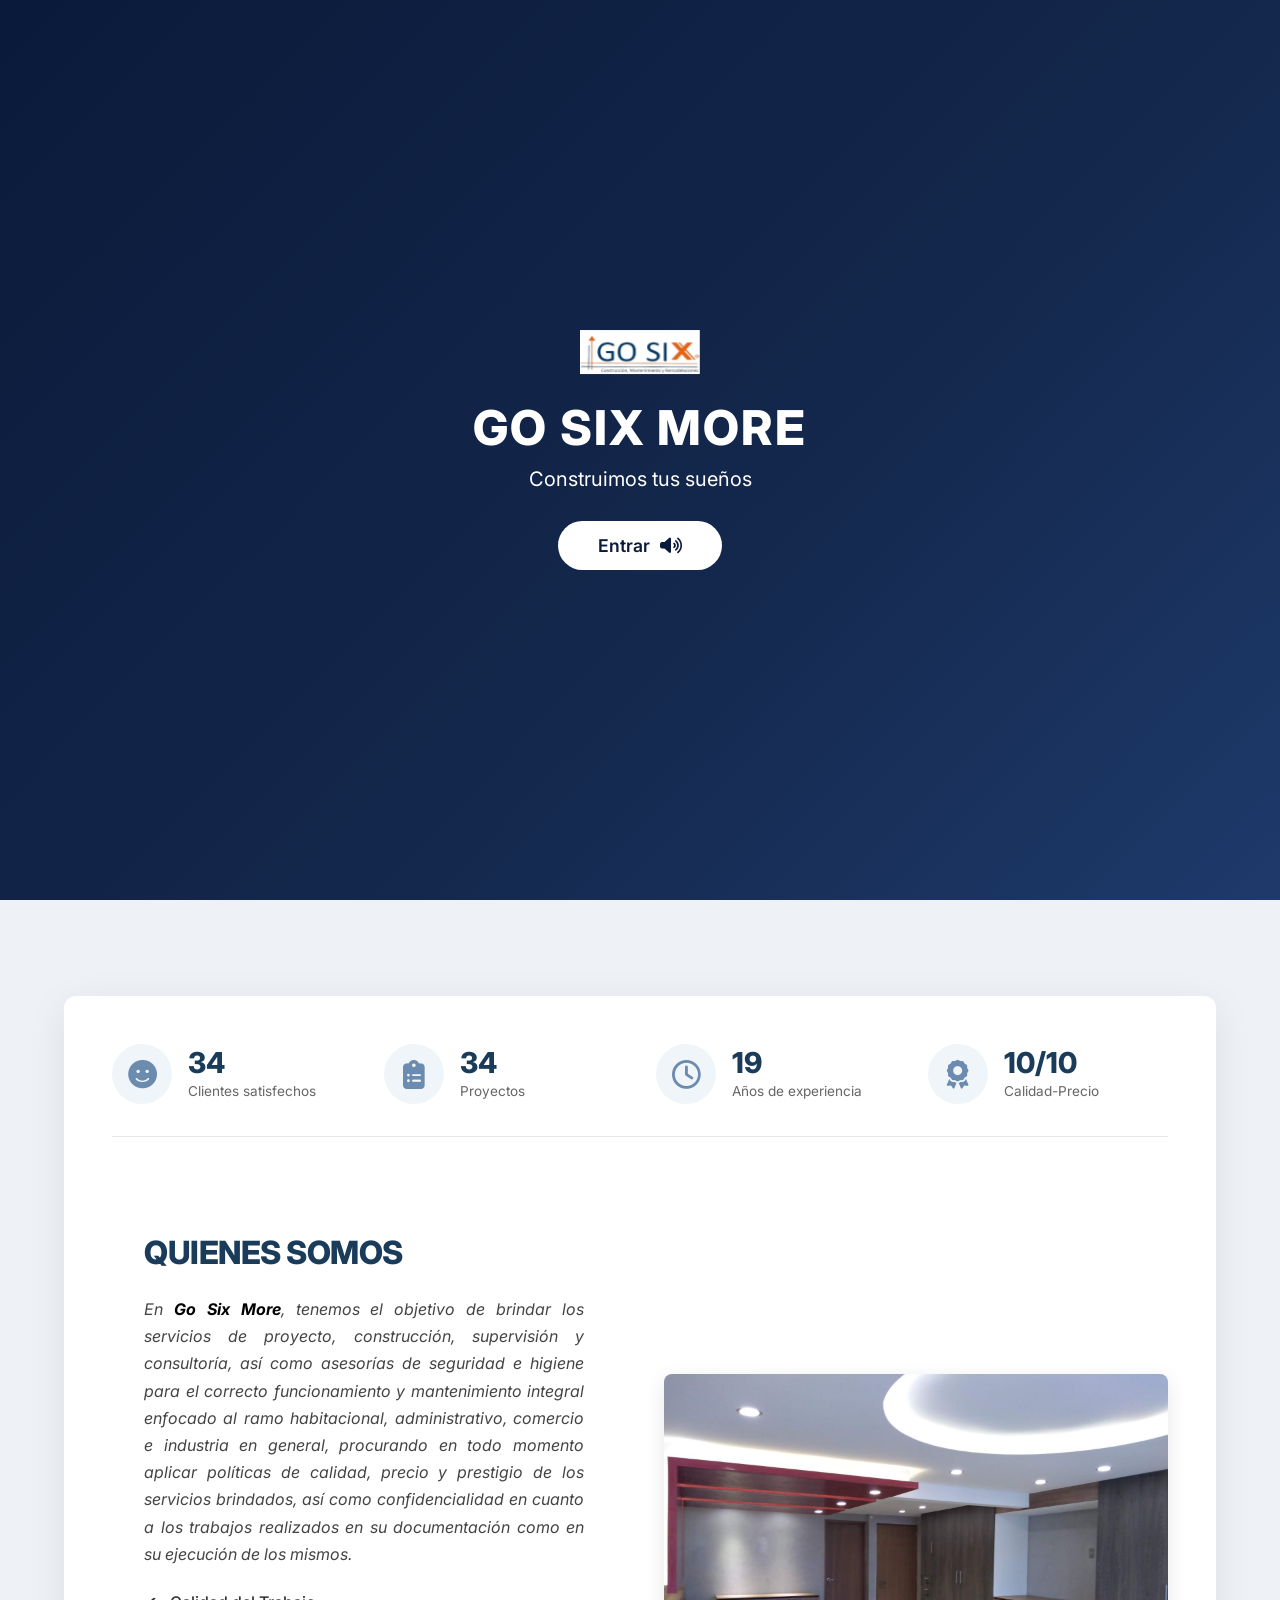
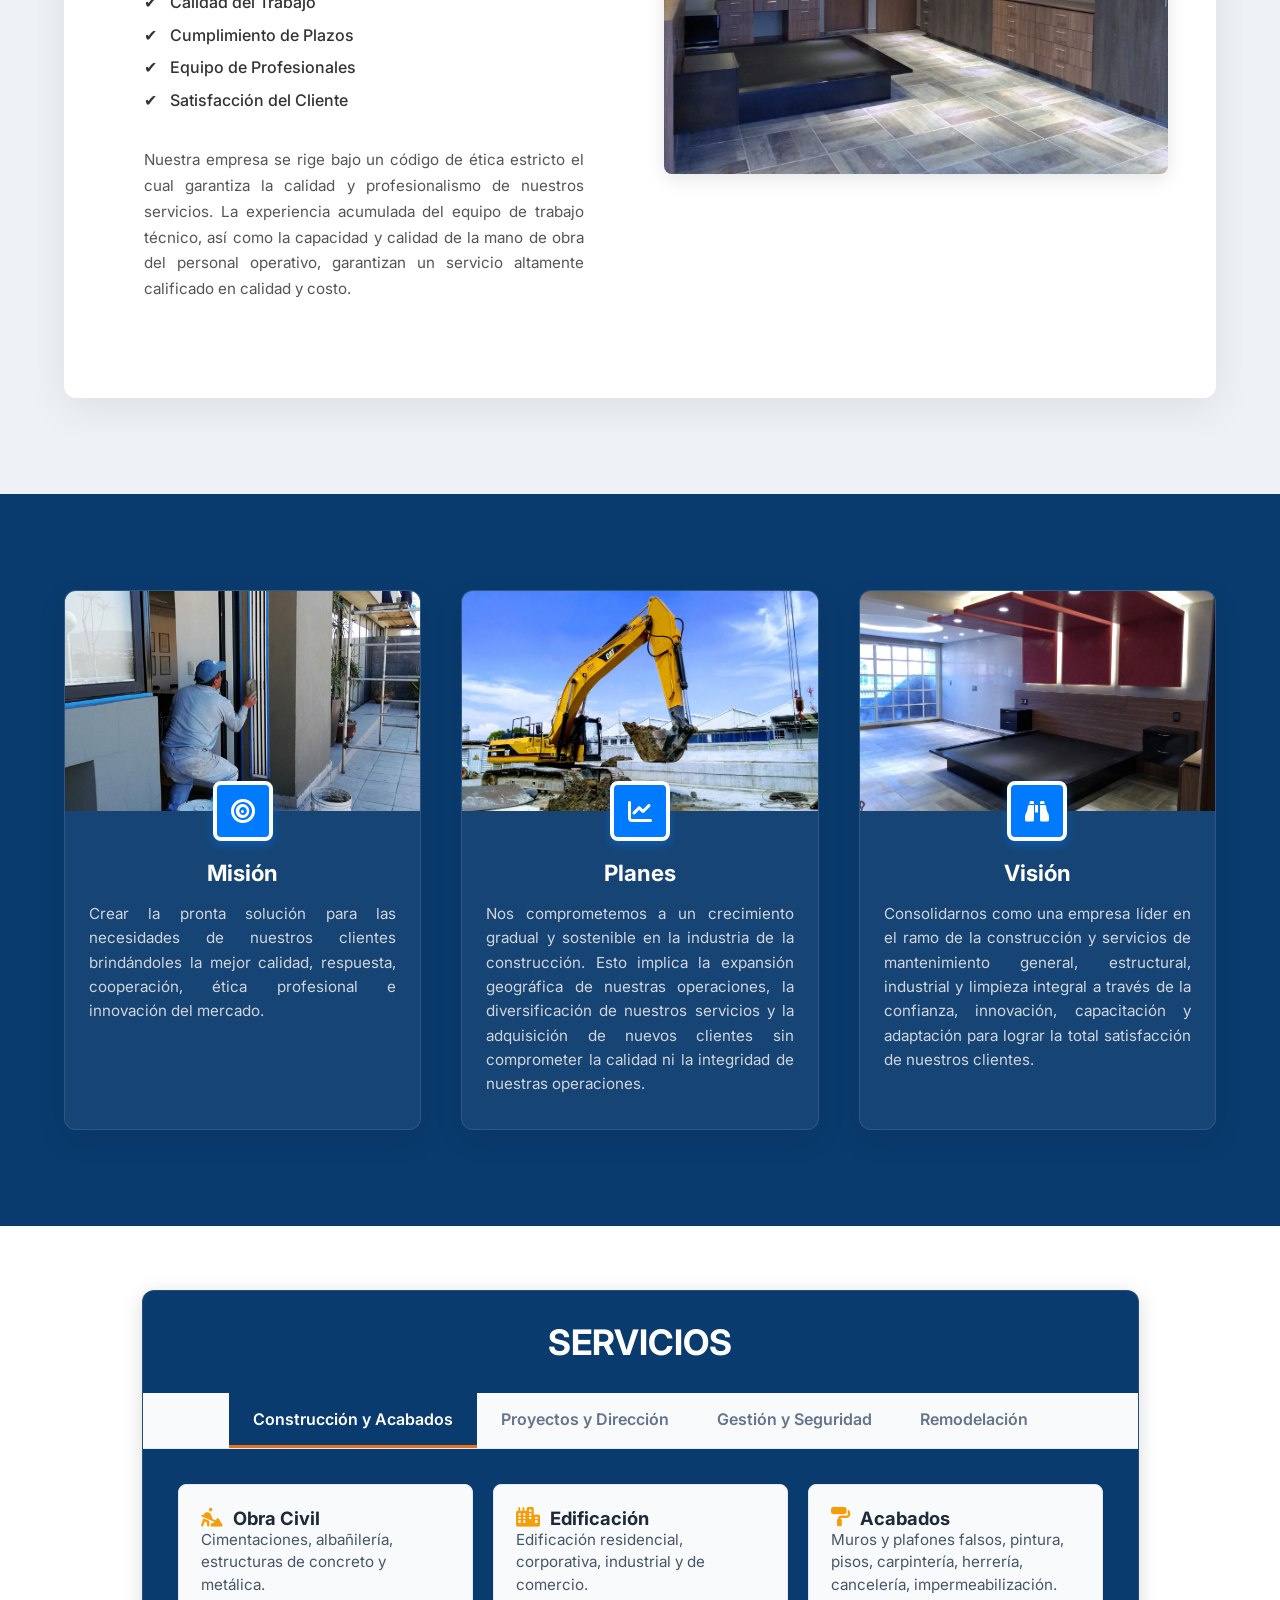
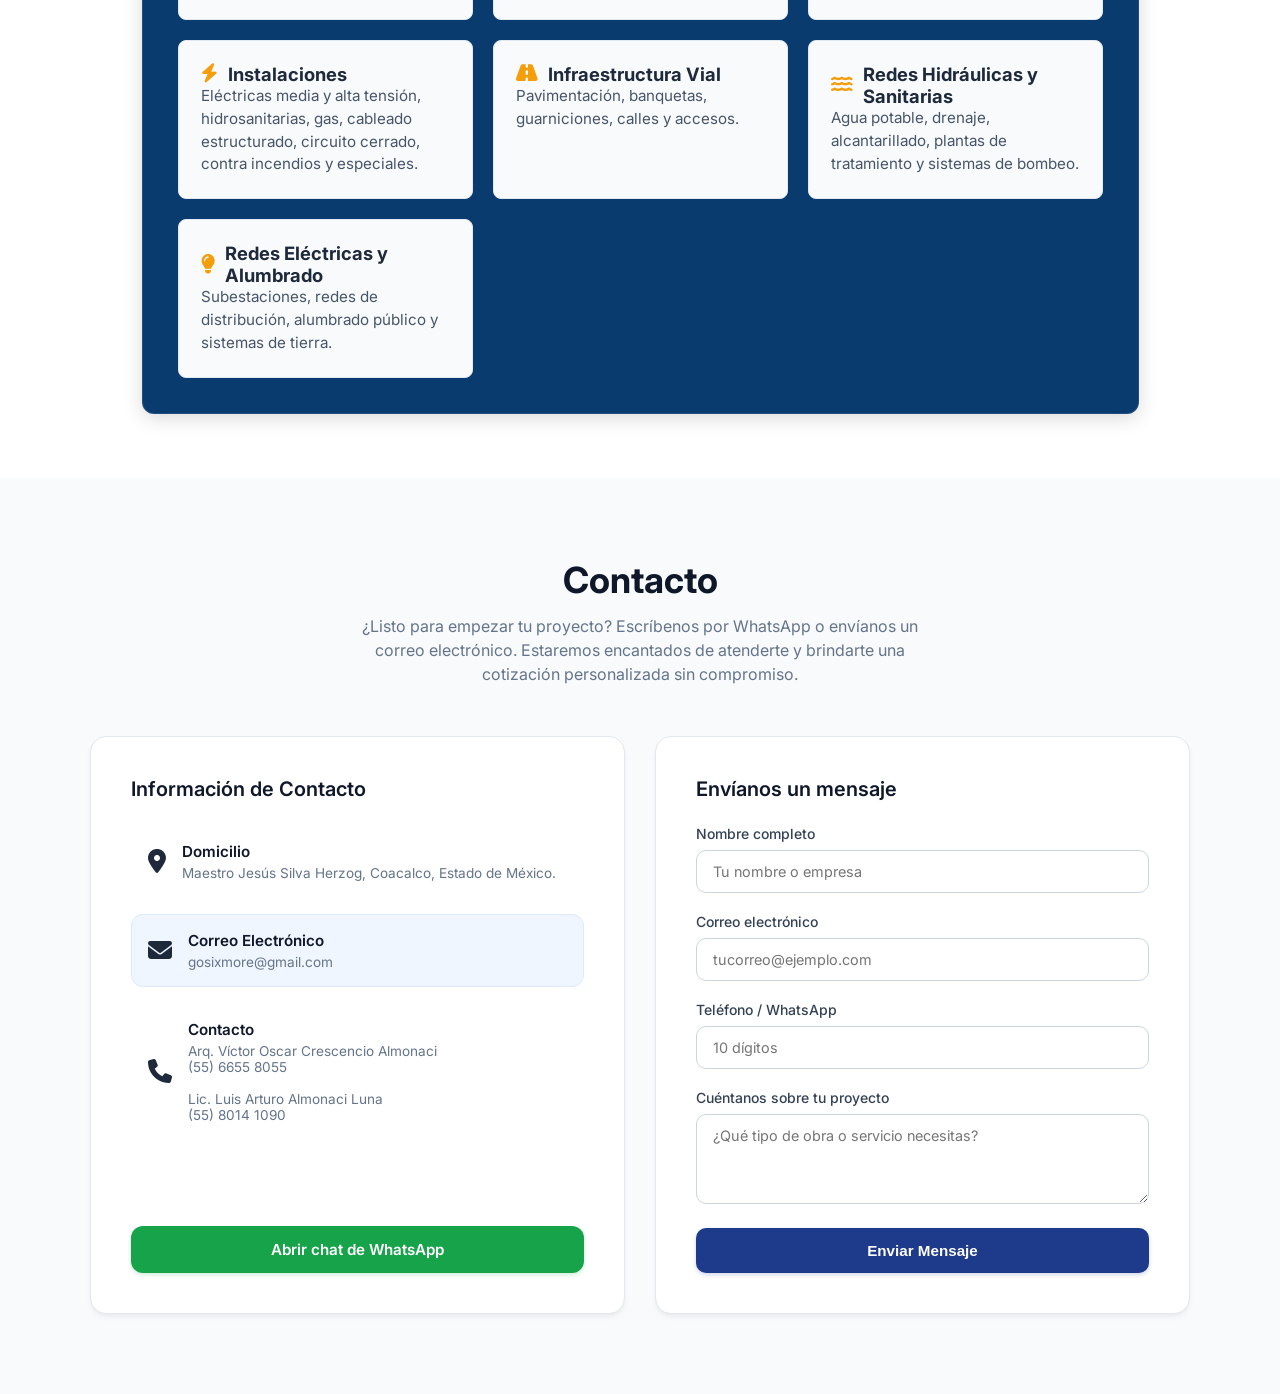
<file: index.html>
<!DOCTYPE html>
<html lang="es">
<head>
<meta charset="UTF-8">
<meta name="viewport" content="width=device-width, initial-scale=1.0">
<title>GO SIX MORE | Constructora</title>
<link href="https://fonts.googleapis.com/css2?family=Inter:wght@400;500;600;700;800&display=swap" rel="stylesheet">
<link rel="stylesheet" href="./css/style.css">
<link rel="stylesheet" href="https://cdnjs.cloudflare.com/ajax/libs/font-awesome/6.5.1/css/all.min.css">
</head>
<body>

<!-- ═══════════════ NUEVO: PANTALLA DE BIENVENIDA ═══════════════ -->
<div id="overlay-bienvenida" role="dialog" aria-label="Bienvenida">
  <div class="overlay-contenido">
    <img src="./img/1.png" alt="GO SIX MORE" class="overlay-logo">
    <h1>GO SIX MORE</h1>
    <p>Construimos tus sueños</p>
    <button id="btn-entrar" aria-label="Entrar al sitio">
      Entrar <i class="fa-solid fa-volume-high"></i>
    </button>
  </div>
</div>

<!-- ═══════════════ NUEVO: AUDIO DE ENTRADA ═══════════════ -->
<audio id="sonido-entrada" src="./audio/bienvenida.mp3" preload="auto"></audio>

<!-- ============================================= -->
<!-- HERO (Portada principal)                      -->
<!-- ============================================= -->
<div class="hero">

  <header class="navbar">
    <div class="nav-left">
      <img src="./img/1.png" alt="GO SIX MORE" class="logo-img">
    </div>
    <nav class="nav-center">
      <a href="#nosotros">Nosotros</a>
      <a href="#acerca">Acerca</a>
      <a href="#servicios">Servicios</a>
      <a href="catalogo.html">Trabajos</a>
      <a href="#contacto">Contacto</a>

      <a href="./documentos/CURRIICULUM GO SIX JR01.pdf" target="_blank" class="nav-cv">
        <i class="fa-solid fa-file-pdf"></i> Ver CV
      </a>
    </nav>
  </header>

  <div class="hero-text">
    <h1>Constructora GO SIX MORE</h1>
    <p>Construimos tus sueños</p>
  </div>

  <div class="hero-image"></div>

  <!-- Código QR de GO SIX MORE -->
  <div class="hero-qr">
    <img src="./img/qr-code.png" alt="Código QR de GO SIX MORE">
    <p>Escanea y Encuentranos</p>
  </div>

</div>


<!-- ============================================= -->
<!-- SECCIONES DE LA PÁGINA                        -->
<!-- ============================================= -->

<!-- Sección Nosotros (FONDO BLANCO) -->
<section id="nosotros" class="section section-nosotros">
  <div class="nosotros-container">

    <!-- Fila superior: Estadísticas -->
    <div class="stats-grid">

      <!-- Icono 1: Clientes Satisfechos -->
      <div class="stat-item">
        <div class="stat-icon">
          <i class="fa-solid fa-face-smile"></i>
        </div>
        <div class="stat-info">
          <span class="stat-number">34</span>
          <span class="stat-label">Clientes satisfechos</span>
        </div>
      </div>

      <!-- Icono 2: Proyectos -->
      <div class="stat-item">
        <div class="stat-icon">
          <i class="fa-solid fa-clipboard-list"></i>
        </div>
        <div class="stat-info">
          <span class="stat-number">34</span>
          <span class="stat-label">Proyectos</span>
        </div>
      </div>

      <!-- Icono 3: Años de experiencia -->
      <div class="stat-item">
        <div class="stat-icon">
          <i class="fa-regular fa-clock"></i>
        </div>
        <div class="stat-info">
          <span class="stat-number">19</span>
          <span class="stat-label">Años de experiencia</span>
        </div>
      </div>

      <!-- Icono 4: Calidad-Precio -->
      <div class="stat-item">
        <div class="stat-icon">
          <i class="fa-solid fa-award"></i>
        </div>
        <div class="stat-info">
          <span class="stat-number">10/10</span>
          <span class="stat-label">Calidad-Precio</span>
        </div>
      </div>

    </div>

    <!-- Fila inferior: Imagen + Texto -->
    <div class="nosotros-content">
      <div class="nosotros-text">
        <h2>QUIENES SOMOS</h2>
        <p class="intro-text">
        En <b style="color:black;">Go Six More</b>, tenemos el objetivo de brindar los servicios de proyecto, construcción, supervisión y consultoría, así como asesorías de seguridad e higiene para el correcto funcionamiento y mantenimiento integral enfocado al ramo habitacional, administrativo, comercio e industria en general, procurando en todo momento aplicar políticas de calidad, precio y prestigio de los servicios brindados, así como confidencialidad en cuanto a los trabajos realizados en su documentación como en su ejecución de los mismos.
        </p>

        <ul class="features-list">
          <li><span class="check">✔</span> Calidad del Trabajo</li>
          <li><span class="check">✔</span> Cumplimiento de Plazos</li>
          <li><span class="check">✔</span> Equipo de Profesionales</li>
          <li><span class="check">✔</span> Satisfacción del Cliente</li>
        </ul>

        <p class="outro-text">
         Nuestra empresa se rige bajo un código de ética estricto el cual garantiza la calidad y profesionalismo de nuestros servicios. La experiencia acumulada del equipo de trabajo técnico, así como la capacidad y calidad de la mano de obra del personal operativo, garantizan un servicio altamente calificado en calidad y costo.
        </p>
       </div>
       <div class="nosotros-image">
        <img src="./img/3.jpeg" alt="Equipo de construcción GO SIX MORE">
      </div>
    </div>

  </div>
</section>

<!-- Sección Acerca / Tarjetas (FONDO AZUL) -->
<section id="acerca" class="section section-tarjetas section-blue">
  <div class="tarjetas-container">

    <!-- Tarjeta 1: Misión -->
    <div class="tarjeta">
      <div class="tarjeta-img">
        <img src="./img/4.jpeg" alt="Misión GO SIX MORE">
      </div>
      <div class="tarjeta-icon">
        <i class="fa-solid fa-bullseye"></i>
      </div>
      <div class="tarjeta-content">
        <h3>Misión</h3>
        <p>Crear la pronta solución para las necesidades de nuestros clientes brindándoles la mejor calidad, respuesta, cooperación, ética profesional e innovación del mercado.</p>
      </div>
    </div>

    <!-- Tarjeta 2: Planes -->
    <div class="tarjeta">
      <div class="tarjeta-img">
        <img src="./img/6.jpeg" alt="Planes GO SIX MORE">
      </div>
      <div class="tarjeta-icon">
        <i class="fa-solid fa-chart-line"></i>
      </div>
      <div class="tarjeta-content">
        <h3>Planes</h3>
        <p>Nos comprometemos a un crecimiento gradual y sostenible en la industria de la construcción. Esto implica la expansión geográfica de nuestras operaciones, la diversificación de nuestros servicios y la adquisición de nuevos clientes sin comprometer la calidad ni la integridad de nuestras operaciones.</p>
      </div>
    </div>

    <!-- Tarjeta 3: Visión -->
    <div class="tarjeta">
      <div class="tarjeta-img">
        <img src="./img/5.jpeg" alt="Visión GO SIX MORE">
      </div>
      <div class="tarjeta-icon">
        <i class="fa-solid fa-binoculars"></i>
      </div>
      <div class="tarjeta-content">
        <h3>Visión</h3>
        <p>Consolidarnos como una empresa líder en el ramo de la construcción y servicios de mantenimiento general, estructural, industrial y limpieza integral a través de la confianza, innovación, capacitación y adaptación para lograr la total satisfacción de nuestros clientes.</p>
      </div>
    </div>

  </div>
</section>

<!-- Sección Servicios (FONDO BLANCO) -->
<section id="servicios" class="section">
  <div class="services-container">
      <div class="services-header">
          <h2>Servicios</h2>
      </div>

      <!-- Menú de Pestañas -->
      <div class="tabs-nav">
          <button class="tab-btn active" data-tab="tab-construccion">Construcción y Acabados</button>
          <button class="tab-btn" data-tab="tab-proyectos">Proyectos y Dirección</button>
          <button class="tab-btn" data-tab="tab-gestion">Gestión y Seguridad</button>
          <button class="tab-btn" data-tab="tab-remodelacion">Remodelación</button>
      </div>

      <!-- Pestaña 1: Construcción y Acabados -->
      <div id="tab-construccion" class="tab-content active">
          <div class="service-grid">
              <div class="service-card">
                  <h3><i class="fa-solid fa-person-digging"></i> Obra Civil</h3>
                  <p>Cimentaciones, albañilería, estructuras de concreto y metálica.</p>
              </div>
              <div class="service-card">
                  <h3><i class="fa-solid fa-city"></i> Edificación</h3>
                  <p>Edificación residencial, corporativa, industrial y de comercio.</p>
              </div>
              <div class="service-card">
                  <h3><i class="fa-solid fa-paint-roller"></i> Acabados</h3>
                  <p>Muros y plafones falsos, pintura, pisos, carpintería, herrería, cancelería, impermeabilización.</p>
              </div>
              <div class="service-card">
                  <h3><i class="fa-solid fa-bolt"></i> Instalaciones</h3>
                  <p>Eléctricas media y alta tensión, hidrosanitarias, gas, cableado estructurado, circuito cerrado, contra incendios y especiales.</p>
              </div>

              <!-- INFRAESTRUCTURA AMPLIADA -->
              <div class="service-card">
                  <h3><i class="fa-solid fa-road"></i> Infraestructura Vial</h3>
                  <p>Pavimentación, banquetas, guarniciones, calles y accesos.</p>
              </div>
              <div class="service-card">
                  <h3><i class="fa-solid fa-water"></i> Redes Hidráulicas y Sanitarias</h3>
                  <p>Agua potable, drenaje, alcantarillado, plantas de tratamiento y sistemas de bombeo.</p>
              </div>
              <div class="service-card">
                  <h3><i class="fa-solid fa-lightbulb"></i> Redes Eléctricas y Alumbrado</h3>
                  <p>Subestaciones, redes de distribución, alumbrado público y sistemas de tierra.</p>
              </div>
          </div>
      </div>

      <!-- Pestaña 2: Proyectos y Dirección -->
      <div id="tab-proyectos" class="tab-content">
          <div class="service-grid">
              <div class="service-card">
                  <h3><i class="fa-solid fa-compass-drafting"></i> Diseño</h3>
                  <p>Diseño arquitectónico y estructural.</p>
              </div>
              <div class="service-card">
                  <h3><i class="fa-solid fa-file-signature"></i> Proyecto Ejecutivo</h3>
                  <p>Proyecto ejecutivo y de ingenierías.</p>
              </div>
              <div class="service-card">
                  <h3><i class="fa-solid fa-list-check"></i> Supervisión y Control</h3>
                  <p>Supervisión, administración y control de obra.</p>
              </div>
          </div>
      </div>

      <!-- Pestaña 3: Gestión y Seguridad -->
      <div id="tab-gestion" class="tab-content">
          <div class="service-grid">

              <!-- CONSULTORÍA AMPLIADA -->
              <div class="service-card">
                  <h3><i class="fa-solid fa-briefcase"></i> Consultoría Técnica</h3>
                  <p>Asesoría especializada en optimización de recursos, análisis de costos y viabilidad de proyectos.</p>
              </div>
              <div class="service-card">
                  <h3><i class="fa-solid fa-file-contract"></i> Gestión de Proyectos</h3>
                  <p>Administración integral, trámites, permisos y coordinación con autoridades competentes.</p>
              </div>
              <div class="service-card">
                  <h3><i class="fa-solid fa-handshake"></i> Gestión de Proveedores</h3>
                  <p>Selección, evaluación y supervisión de proveedores y subcontratistas.</p>
              </div>

              <div class="service-card">
                  <h3><i class="fa-solid fa-hard-hat"></i> Seguridad e Higiene</h3>
                  <p>Asesoría en gestión de riesgos, carpeta de seguridad e higiene conforme a lo dispuesto en normativas vigentes.</p>
              </div>
          </div>
      </div>

      <!-- Pestaña 4: Remodelación -->
      <div id="tab-remodelacion" class="tab-content">
          <div class="service-grid">
              <div class="service-card">
                  <h3><i class="fa-solid fa-house-chimney-crack"></i> Remodelación Residencial</h3>
                  <p>Renovación integral de cocinas, baños, salas, recámaras, fachadas y jardines.</p>
              </div>
              <div class="service-card">
                  <h3><i class="fa-solid fa-store"></i> Remodelación Comercial</h3>
                  <p>Actualización de locales, oficinas, restaurantes, tiendas y espacios corporativos.</p>
              </div>
              <div class="service-card">
                  <h3><i class="fa-solid fa-trowel-bricks"></i> Ampliaciones y Adecuaciones</h3>
                  <p>Construcción de nuevos niveles, terrazas, redistribución de espacios y adecuación de áreas.</p>
              </div>
          </div>
      </div>

  </div>
</section>


<!-- ==========================================
     SECCIÓN DE CONTACTO - ESTRUCTURA ACTUALIZADA
     ========================================== -->

<section class="contacto-section">
    <div class="contacto-container">

        <!-- Encabezado de la sección -->
        <div class="contacto-header">
            <h2>Contacto</h2>
            <p>¿Listo para empezar tu proyecto? Escríbenos por WhatsApp o envíanos un correo electrónico. Estaremos encantados de atenderte y brindarte una cotización personalizada sin compromiso.</p>
        </div>

        <!-- Grid Principal (2 Columnas) -->
        <div class="contacto-grid">

            <!-- Columna Izquierda: Atención Directa (DATOS ACTUALIZADOS) -->
            <div class="contacto-card">
                <div>
                    <h3>Información de Contacto</h3>

                    <!-- Domicilio -->
                    <div class="canal-item">
                        <div class="canal-icono"><i class="fa-solid fa-location-dot"></i></div>
                        <div class="canal-info">
                            <h4>Domicilio</h4>
                            <p>Maestro Jesús Silva Herzog, Coacalco, Estado de México.</p>
                        </div>
                    </div>

                    <!-- Correo Electrónico -->
                    <div class="canal-item canal-email">
                        <div class="canal-icono"><i class="fa-solid fa-envelope"></i></div>
                        <div class="canal-info">
                            <h4>Correo Electrónico</h4>
                            <p>gosixmore@gmail.com</p>
                        </div>
                    </div>

                    <!-- Teléfonos / Contacto -->
                    <div class="canal-item">
                        <div class="canal-icono"><i class="fa-solid fa-phone"></i></div>
                        <div class="canal-info">
                            <h4>Contacto</h4>
                            <p>
                                Arq. Víctor Oscar Crescencio Almonaci <br>(55) 6655 8055<br><br>
                                Lic. Luis Arturo Almonaci Luna   <br>     (55) 8014 1090
                            </p>
                        </div>
                    </div>
                </div>

                <!-- Botón directo de WhatsApp usando uno de los números -->
                <a href="https://wa.me/525580141090?text=Hola,%20me%20gustar%C3%ADa%20solicitar%20una%20cotizaci%C3%B3n" target="_blank" class="btn-whatsapp">
                    Abrir chat de WhatsApp
                </a>
            </div>

            <!-- Columna Derecha: Formulario -->
            <div class="contacto-card">
                <div>
                    <h3>Envíanos un mensaje</h3>

<form action="https://formspree.io/f/xljgojby" method="POST">

    <div class="form-group">
        <label class="form-label" for="nombre">Nombre completo</label>
        <input
            type="text"
            id="nombre"
            name="nombre"
            class="form-input"
            placeholder="Tu nombre o empresa"
            required>
    </div>

    <div class="form-group">
        <label class="form-label" for="email">Correo electrónico</label>
        <input
            type="email"
            id="email"
            name="email"
            class="form-input"
            placeholder="tucorreo@ejemplo.com"
            autocomplete="email"
            required>
    </div>

    <div class="form-group">
        <label class="form-label" for="telefono">Teléfono / WhatsApp</label>
        <input
            type="tel"
            id="telefono"
            name="telefono"
            class="form-input"
            placeholder="10 dígitos"
            autocomplete="tel"
            required>
    </div>

    <div class="form-group">
        <label class="form-label" for="mensaje">Cuéntanos sobre tu proyecto</label>
        <textarea
            id="mensaje"
            name="mensaje"
            class="form-textarea"
            placeholder="¿Qué tipo de obra o servicio necesitas?"
            required></textarea>
    </div>

    <button type="submit" class="btn-submit">Enviar Mensaje</button>

</form>

                </div>
            </div>

        </div>

    </div>
</section>


<!-- ============================================= -->
<!-- BOTÓN FLOTANTE DE WHATSAPP                    -->
<!-- ============================================= -->
<a href="https://wa.me/525580141090?text=Hola,%20me%20gustar%C3%ADa%20solicitar%20una%20cotizaci%C3%B3n"
   class="whatsapp-btn"
   target="_blank"
   rel="noopener noreferrer"
   aria-label="Contactar por WhatsApp">
  <svg xmlns="http://www.w3.org/2000/svg" viewBox="0 0 448 512" width="35" height="35" fill="white">
    <path d="M380.9 97.1C339 55.1 283.2 32 223.9 32c-122.4 0-222 99.6-222 222 0 39.1 10.2 77.3 29.6 111L0 480l117.7-30.9c32.4 17.7 68.9 27 106.1 27h.1c122.3 0 224.1-99.6 224.1-222 0-59.3-25.2-115-67.1-157zm-157 341.6c-33.2 0-65.7-8.9-94-25.7l-6.7-4-69.8 18.3L72 359.2l-4.4-7c-18.5-29.4-28.2-63.3-28.2-98.2 0-101.7 82.8-184.5 184.6-184.5 49.3 0 95.6 19.2 130.4 54.1 34.8 34.9 56.2 81.2 56.1 130.5 0 101.8-84.9 184.6-186.6 184.6zm101.2-138.2c-5.5-2.8-32.8-16.2-37.9-18-5.1-1.9-8.8-2.8-12.5 2.8-3.7 5.6-14.3 18-17.6 21.8-3.2 3.7-6.5 4.2-12 1.4-32.6-16.3-54-29.1-75.5-66-5.7-9.8 5.7-9.1 16.3-30.3 1.8-3.7.9-6.9-.5-9.7-1.4-2.8-12.5-30.1-17.1-41.2-4.5-10.8-9.1-9.3-12.5-9.5-3.2-.2-6.9-.2-10.6-.2-3.7 0-9.7 1.4-14.8 6.9-5.1 5.6-19.4 19-19.4 46.3 0 27.3 19.9 53.7 22.6 57.4 2.8 3.7 39.1 59.7 94.8 83.8 35.2 15.2 49 16.5 66.6 13.9 10.7-1.6 32.8-13.4 37.4-26.4 4.6-13 4.6-24.1 3.2-26.4-1.3-2.5-5-3.9-10.5-6.6z"/>
  </svg>
</a>

<!-- ═══════════════ NUEVO: JavaScript externo ═══════════════ -->
<script src="./js/script.js"></script>

</body>
</html>
</file>
<file: css/style.css>
/* --- Reseteos Globales y Variables --- */
* {
  box-sizing: border-box;
  margin: 0;
  padding: 0;
}

:root {
  --color-azul-oscuro: #0a3b6e; /* Color de fondo principal */
  --color-naranja: #ea7317;     /* Color de botones y tarjeta naranja */
  --color-blanco: #ffffff;
  --color-gris-oscuro: #1a1a1a;
  --color-texto-claro: #d1d5db;
  --fuente-principal: 'Inter', sans-serif;
}

body, html {
  font-family: var(--fuente-principal);
  overflow-x: hidden;
  background-color: var(--color-azul-oscuro); /* Fondo base */
}

/* --- Contenedor Principal (Hero) --- */
.hero {
  position: relative;
  width: 100%;
  min-height: 100vh;
  display: flex;
  flex-direction: column;
  overflow: hidden;
}

/* --- FONDO: Imagen a todo el ancho --- */
.hero::before {
  content: "";
  position: absolute;
  top: 0;
  left: 0;
  width: 100%;
  height: 100%;
  background-image: url('../img/2.jpg'); 
  background-size: cover;
  background-position: center right;
  background-repeat: no-repeat;
  z-index: 0;
}

.hero::after {
  content: "";
  position: absolute;
  top: 0;
  left: 0;
  width: 100%;
  height: 100%;
  background: linear-gradient(90deg, var(--color-azul-oscuro) 20%, rgba(10, 59, 110, 0.2) 50%);
  z-index: 1;
}

/* --- Navbar Flotante --- */
.navbar {
  position: relative;
  z-index: 10;
  display: flex;
  justify-content: space-between;
  align-items: center;
  background-color: var(--color-blanco);
  height: 90px;
  width: 95%;
  max-width: 1600px;
  margin: 2rem auto 0 auto;
  padding: 0 2rem;
  border-radius: 12px;
  box-shadow: 0 10px 30px rgba(0, 0, 0, 0.2);
}

.nav-left {
  display: flex;
  align-items: center;
  height: 100%;
}

.logo-img {
  height: 80%;
  width: auto;
  object-fit: contain;
}

.nav-center {
  display: flex;
  gap: 2.5rem;
  margin-left: auto;
}

.nav-center a {
  text-decoration: none;
  color: var(--color-gris-oscuro);
  font-weight: 600;
  font-size: 0.95rem;
  transition: color 0.3s ease;
}

.nav-center a:hover {
  color: var(--color-naranja);
}

.nav-cta {
  display: flex;
  align-items: center;
  justify-content: center;
  height: 100%;
  background-color: var(--color-naranja);
  color: var(--color-blanco);
  text-decoration: none;
  font-weight: 700;
  padding: 0 2.5rem;
  margin-left: 3rem;
  border-radius: 0 12px 12px 0;
  margin-right: -2rem; 
  transition: background-color 0.3s ease;
}

.nav-cta:hover {
  background-color: #c95f0f;
}

/* --- Área de Texto Principal --- */
.hero-text {
  position: relative;
  z-index: 10;
  padding: 8rem 5% 4rem 8%;
  max-width: 800px;
}

.hero-text h1 {
  color: var(--color-blanco);
  font-size: 4.5rem;
  font-weight: 800;
  line-height: 1.1;
  margin-bottom: 1.5rem;
  letter-spacing: -1px;
}

.hero-text p {
  color: var(--color-texto-claro);
  font-size: 2.2rem;
  line-height: 1.6;
  font-weight: 400;
}

/* --- Barra Inferior (Tarjetas y Botón) --- */
.bottom-bar {
  position: relative;
  z-index: 10;
  display: flex;
  align-items: flex-end;
  justify-content: space-between;
  width: 100%;
  margin-top: auto;
  padding-bottom: 0;
}

.arrow-down {
  background-color: var(--color-naranja);
  color: var(--color-blanco);
  width: 70px;
  height: 70px;
  display: flex;
  justify-content: center;
  align-items: center;
  font-size: 1.8rem;
  font-weight: bold;
  cursor: pointer;
}

.cards {
  display: flex;
  margin-left: 5%;
}

.card {
  padding: 2rem;
  width: 300px;
  color: var(--color-blanco);
  backdrop-filter: blur(5px);
}

.card h4 {
  font-size: 1.1rem;
  font-weight: 700;
  margin-bottom: 0.8rem;
  display: flex;
  align-items: center;
  gap: 0.5rem;
}

.card p {
  font-size: 0.9rem;
  line-height: 1.5;
  opacity: 0.9;
}

.card-black { background-color: rgba(26, 26, 26, 0.85); }
.card-orange { background-color: rgba(234, 115, 23, 0.9); }

.explore {
  background-color: var(--color-blanco);
  color: var(--color-gris-oscuro);
  text-decoration: none;
  font-weight: 700;
  font-size: 1rem;
  padding: 1.2rem 3rem;
  margin-right: 5%;
  margin-bottom: 2rem;
  border-radius: 8px;
  transition: all 0.3s ease;
}

.explore:hover {
  background-color: var(--color-naranja);
  color: var(--color-blanco);
  transform: translateY(-3px);
}

/* --- Responsive Hero --- */
@media (max-width: 1024px) {
  .hero-text h1 { font-size: 3.5rem; }
  .navbar { width: 98%; padding: 0 1rem; }
  .nav-center { gap: 1.5rem; }
  .hero::after {
    background: linear-gradient(90deg, var(--color-azul-oscuro) 60%, rgba(10, 59, 110, 0.7) 100%);
  }
}

@media (max-width: 768px) {
  /* 1. Ajustar la barra de navegación para que no se desborde */
  .navbar {
    flex-wrap: wrap;
    height: auto;
    padding: 1rem;
    margin: 1rem auto;
    flex-direction: column; /* Ponemos los elementos en columna */
    gap: 15px; /* Espacio entre el logo y los enlaces */
  }

  /* 2. Centrar y limitar el tamaño del contenedor del logo */
  .nav-left {
    width: 100%;
    justify-content: center; /* Centramos el logo */
  }

  /* 3. Corregir el tamaño del logo */
  .logo-img {
    height: auto; /* Dejamos que la altura sea automática */
    max-width: 90%; /* Evita que sea más ancho que la pantalla */
    max-height: 80px; /* Limitamos la altura máxima para que no sea gigante */
    object-fit: contain;
  }

  /* 4. Ajustar el menú de enlaces */
  .nav-center {
    width: 100%;
    justify-content: center;
    flex-wrap: wrap; /* Permite que los enlaces bajen de línea si no caben */
    gap: 1rem; /* Espacio entre enlaces */
    margin-top: 0;
  }
  
  /* 5. Ajustar el botón de CV */
  .nav-cv {
    margin-left: 0;
    padding: 0.4rem 0.8rem;
  }

  /* 6. El resto de tus estilos para móvil (Hero, textos, etc.) */
  .hero-text { padding: 4rem 1.5rem 2rem 1.5rem; }
  .hero-text h1 { font-size: 2.5rem; }
  .hero-text p br { display: none; } /* Corregido de tu código anterior */
  
  .hero::after {
    background: rgba(10, 59, 110, 0.85);
  }
  
  .bottom-bar { flex-direction: column; align-items: stretch; gap: 0; }
  .arrow-down { display: none; }
  .cards { flex-direction: column; margin-left: 0; }
  .card { width: 100%; border-radius: 0; backdrop-filter: none; }
  .explore { margin: 1.5rem; text-align: center; }
}
/* --- Botón Flotante de WhatsApp --- */
.whatsapp-btn {
  position: fixed;
  bottom: 25px;
  right: 25px;
  width: 60px;
  height: 60px;
  background-color: #25D366;
  border-radius: 50%;
  display: flex;
  justify-content: center;
  align-items: center;
  box-shadow: 0 4px 15px rgba(0, 0, 0, 0.3);
  z-index: 9999;
  transition: transform 0.3s ease, box-shadow 0.3s ease;
  animation: pulse 2s infinite;
}

.whatsapp-btn:hover {
  transform: scale(1.1);
  box-shadow: 0 6px 20px rgba(37, 211, 102, 0.5);
  animation: none;
}

@keyframes pulse {
  0% { box-shadow: 0 0 0 0 rgba(37, 211, 102, 0.7); }
  70% { box-shadow: 0 0 0 15px rgba(37, 211, 102, 0); }
  100% { box-shadow: 0 0 0 0 rgba(37, 211, 102, 0); }
}

@media (max-width: 768px) {
  .whatsapp-btn {
    width: 55px;
    height: 55px;
    bottom: 20px;
    right: 20px;
  }
}

/* ============================================= */
/* ESTILOS GENERALES DE SECCIONES                */
/* ============================================= */

html {
  scroll-behavior: smooth;
}

.section {
  min-height: 80vh;
  display: flex;
  align-items: center;
  justify-content: center;
  background-color: #ffffff;
  padding: 4rem 5%;
  scroll-margin-top: 130px;
}

.section-alt {
  background-color: #f4f7fb;
}

.section-content {
  max-width: 800px;
  text-align: center;
}

.section-content h2 {
  color: var(--color-azul-oscuro);
  font-size: 3rem;
  font-weight: 800;
  margin-bottom: 1.5rem;
  letter-spacing: -1px;
}

.section-content p {
  color: #555;
  font-size: 1.1rem;
  line-height: 1.7;
}

@media (max-width: 768px) {
  .section { min-height: 60vh; scroll-margin-top: 200px; }
  .section-content h2 { font-size: 2.2rem; }
}

/* ============================================= */
/* ESTILOS SECCIÓN NOSOTROS                      */
/* ============================================= */

.section-nosotros {
  background-color: #eef2f7;
  padding: 6rem 5%;
}

.nosotros-container {
  max-width: 1200px;
  width: 100%;
  margin: 0 auto;
  background-color: #ffffff;
  padding: 3rem;
  border-radius: 12px;
  box-shadow: 0 10px 40px rgba(0, 0, 0, 0.08);
}

.stats-grid {
  display: grid;
  grid-template-columns: repeat(4, 1fr);
  gap: 2rem;
  margin-bottom: 4rem;
  padding-bottom: 2rem;
  border-bottom: 1px solid #e5e7eb;
}

.stat-item {
  display: flex;
  align-items: center;
  gap: 1rem;
}

.stat-icon {
  font-size: 1.8rem;
  color: #6b8cae;
  background-color: #f0f5fa;
  width: 60px;
  height: 60px;
  display: flex;
  align-items: center;
  justify-content: center;
  border-radius: 50%;
  flex-shrink: 0;
}

.stat-info { display: flex; flex-direction: column; }

.stat-number {
  font-size: 1.8rem;
  font-weight: 800;
  color: #1a3c5a;
  line-height: 1;
}

.stat-label {
  font-size: 0.85rem;
  color: #666;
  margin-top: 0.3rem;
}

.nosotros-content {
  display: grid;
  grid-template-columns: 1fr 1fr;
  gap: 3rem;
  align-items: center;
}

.nosotros-image img {
  width: 100%;
  height: 100%;
  object-fit: cover;
  border-radius: 8px;
  box-shadow: 0 5px 20px rgba(0,0,0,0.1);
  min-height: 400px;
}

.nosotros-text {
  display: flex;
  flex-direction: column;
  justify-content: center;
  padding: 2rem;
  text-align: left;
  max-width: 600px;
  margin: 0 auto;
}

.nosotros-text h2 {
  color: #1a3c5a;
  font-size: 2rem;
  font-weight: 800;
  margin-bottom: 1.5rem;
  letter-spacing: -0.5px;
}

.nosotros-text .intro-text {
  font-style: italic;
  color: #444;
  font-size: 1rem;
  line-height: 1.7;
  margin-bottom: 1.5rem;
}

.features-list {
  list-style: none;
  padding: 0;
  margin-bottom: 1.5rem;
}

.features-list li {
  display: flex;
  align-items: center;
  gap: 0.8rem;
  font-size: 1rem;
  color: #333;
  margin-bottom: 0.8rem;
  font-weight: 500;
}

.outro-text {
  color: #555;
  font-size: 0.95rem;
  line-height: 1.7;
  margin-bottom: 1rem;
}

/* ============================================= */
/* ESTILOS SECCIÓN TARJETAS (Misión, Planes, Visión) */
/* ============================================= */

.section-tarjetas {
  background-color: #f4f7fb;
  padding: 6rem 5%;
}

.tarjetas-container {
  display: grid;
  grid-template-columns: repeat(3, 1fr);
  gap: 2.5rem;
  max-width: 1200px;
  margin: 0 auto;
}

.tarjeta {
  background-color: #ffffff;
  border-radius: 12px;
  overflow: hidden;
  box-shadow: 0 10px 30px rgba(0, 0, 0, 0.08);
  position: relative;
  display: flex;
  flex-direction: column;
  transition: transform 0.3s ease;
}

.tarjeta:hover { transform: translateY(-5px); }

.tarjeta-img {
  width: 100%;
  height: 220px;
  overflow: hidden;
}

.tarjeta-img img {
  width: 100%;
  height: 100%;
  object-fit: cover;
}

.tarjeta-icon {
  position: absolute;
  top: 220px;
  left: 50%;
  transform: translate(-50%, -50%);
  width: 60px;
  height: 60px;
  background-color: #007bff;
  color: #ffffff;
  display: flex;
  align-items: center;
  justify-content: center;
  font-size: 1.5rem;
  border-radius: 8px;
  box-shadow: 0 4px 10px rgba(0, 123, 255, 0.4);
  border: 4px solid #ffffff;
  z-index: 2;
}

.tarjeta-content {
  padding: 3rem 1.5rem 2rem 1.5rem;
  text-align: center;
}

.tarjeta-content h3 {
  color: #1a1a1a;
  font-size: 1.4rem;
  font-weight: 700;
  margin-bottom: 1rem;
}

.tarjeta-content p {
  color: #666;
  font-size: 0.95rem;
  line-height: 1.6;
  text-align: justify;
}

@media (max-width: 992px) {
  .tarjetas-container { grid-template-columns: repeat(2, 1fr); }
}

@media (max-width: 768px) {
  .tarjetas-container { grid-template-columns: 1fr; gap: 3rem; }
  .section-tarjetas { padding: 4rem 1.5rem; }
}

/* ============================================= */
/* ESTILOS PARA LA SECCIÓN DE SERVICIOS (TABS)  */
/* ============================================= */

.services-container {
    max-width: 1100px;
    margin: 0 auto;
    background: var(--color-azul-oscuro);
    border-radius: 12px;
    box-shadow: 0 4px 20px rgba(0, 0, 0, 0.15);
    overflow: hidden;
    border: 1px solid rgba(255, 255, 255, 0.1);
}

.services-header {
    text-align: center;
    padding: 30px 20px 10px 20px;
}

.services-header h2 {
    font-size: 2.2rem;
    color: var(--color-blanco); 
    margin: 0;
    text-transform: uppercase;
}

.tabs-nav {
    display: flex;
    justify-content: center;
    background-color: #f8fafc;
    border-bottom: 1px solid #e2e8f0;
    flex-wrap: wrap;
    margin-top: 20px;
}

.tab-btn {
    background: none;
    border: none;
    padding: 16px 24px;
    font-size: 1rem;
    font-weight: 600;
    color: #64748b;
    cursor: pointer;
    transition: all 0.3s ease;
    border-bottom: 3px solid transparent;
    font-family: 'Inter', sans-serif;
}

.tab-btn:hover { color: #f59e0b; }

.tab-btn.active {
    color: var(--color-blanco);
    background-color: var(--color-azul-oscuro);
    border-bottom: 3px solid var(--color-naranja);
}

.tab-content {
    display: none;
    padding: 35px;
    animation: fadeIn 0.4s ease-in-out;
}

.tab-content.active { display: block; }

@keyframes fadeIn {
    from { opacity: 0; transform: translateY(8px); }
    to { opacity: 1; transform: translateY(0); }
}

.service-grid {
    display: grid;
    grid-template-columns: repeat(auto-fit, minmax(260px, 1fr));
    gap: 20px;
}

.service-card {
    background: #f8fafc;
    border: 1px solid #e2e8f0;
    border-radius: 8px;
    padding: 22px;
    transition: transform 0.2s ease, box-shadow 0.2s ease, border-color 0.2s ease;
}

.service-card:hover {
    transform: translateY(-4px);
    box-shadow: 0 8px 18px rgba(0, 0, 0, 0.08);
    border-color: #f59e0b;
}

.service-card h3 {
    margin-top: 0;
    color: #1e293b;
    font-size: 1.15rem;
    display: flex;
    align-items: center;
    gap: 10px;
}

.service-card h3 i {
    color: #f59e0b;
    font-size: 1.2rem;
}

.service-card p {
    margin-bottom: 0;
    font-size: 0.95rem;
    line-height: 1.5;
    color: #475569;
}

@media (max-width: 768px) {
    .tabs-nav { flex-direction: column; }
    .tab-btn { width: 100%; text-align: center; }
    .tab-content { padding: 20px; }
}

/* ============================================= */
/* NUEVA CLASE: FONDO AZUL PARA SECCIONES ALTERNADAS */
/* ============================================= */

.section-blue {
  background-color: var(--color-azul-oscuro) !important;
  color: var(--color-blanco);
}

.section-blue h2, 
.section-blue h3,
.section-blue .acerca-title,
.section-blue .section-content h2,
.section-blue .nosotros-text h2 {
  color: var(--color-blanco) !important;
}

.section-blue p,
.section-blue .intro-text,
.section-blue .outro-text,
.section-blue .section-content p,
.section-blue .nosotros-text .intro-text,
.section-blue .nosotros-text .outro-text {
  color: #d1d5db !important;
}

.section-blue .nosotros-container {
  background-color: transparent;
  box-shadow: none;
}

.section-blue .stat-number {
  color: var(--color-blanco);
}

.section-blue .stat-label {
  color: #d1d5db;
}

.section-blue .stat-icon {
  background-color: rgba(255, 255, 255, 0.1);
  color: var(--color-blanco);
}

.section-blue .features-list li {
  color: #d1d5db;
}

.section-blue .tarjeta {
  background-color: rgba(255, 255, 255, 0.05);
  border: 1px solid rgba(255, 255, 255, 0.1);
}

.section-blue .tarjeta-content h3 {
  color: var(--color-blanco);
}

.section-blue .tarjeta-content p {
  color: #d1d5db;
}

.section-blue .services-container {
  background-color: rgba(255, 255, 255, 0.05);
  border: 1px solid rgba(255, 255, 255, 0.1);
}

.section-blue .services-header h2 {
  color: var(--color-blanco);
}

.section-blue .tab-btn {
  color: #d1d5db;
}

.section-blue .tab-btn.active {
  color: var(--color-blanco);
  background-color: rgba(255, 255, 255, 0.1);
}

.section-blue .tab-content {
  background-color: transparent;
}

.section-blue .service-card {
  background-color: rgba(255, 255, 255, 0.05);
  border-color: rgba(255, 255, 255, 0.1);
}

.section-blue .service-card h3 {
  color: var(--color-blanco);
}

.section-blue .service-card p {
  color: #d1d5db;
}

.section-blue .acerca-title::after {
  background-color: rgba(255, 255, 255, 0.2);
}

/* ============================================= */
/* RESPONSIVE PARA SECCIONES AZULES             */
/* ============================================= */

@media (max-width: 992px) {
  .stats-grid {
    grid-template-columns: repeat(2, 1fr);
    gap: 1.5rem;
  }
  .nosotros-content { grid-template-columns: 1fr; }
  .nosotros-image img { min-height: 300px; }
}

@media (max-width: 576px) {
  .nosotros-container { padding: 1.5rem; }
  .stats-grid { grid-template-columns: 1fr; }
  .stat-item { justify-content: flex-start; }
  .nosotros-text h2 { font-size: 1.6rem; }
}


/* --- Responsive --- */
@media (max-width: 768px) {
  .galeria-principal {
    height: 300px;
  }
  .galeria-btn {
    width: 40px;
    height: 40px;
    font-size: 1rem;
  }
  .galeria-miniaturas {
    grid-template-columns: repeat(auto-fill, minmax(70px, 1fr));
    gap: 6px;
  }
  .trabajos-header h2 {
    font-size: 1.8rem;
  }
}

/* ============================================= */
/* BOTÓN DE CV EN EL NAVBAR                      */
/* ============================================= */

.nav-cv {
  display: flex;
  align-items: center;
  gap: 0.5rem; /* Espacio entre el icono y el texto */
  background-color: transparent;
  color: var(--color-naranja) !important; /* Texto naranja */
  border: 2px solid var(--color-naranja);
  padding: 0.5rem 1rem;
  border-radius: 6px;
  font-weight: 700;
  font-size: 0.9rem;
  transition: all 0.3s ease;
}

.nav-cv:hover {
  background-color: var(--color-naranja);
  color: var(--color-blanco) !important;
}

.nav-cv i {
  font-size: 1rem;
}

/* Ajuste para móviles */
@media (max-width: 768px) {
  .nav-cv {
    padding: 0.4rem 0.8rem;
    font-size: 0.85rem;
  }
}

/* ==========================================
   SECCIÓN DE CONTACTO - ESTILOS
   ========================================== */

.contacto-section {
    font-family: 'Inter', system-ui, -apple-system, sans-serif;
    background-color: #f8fafc;
    padding: 80px 20px;
    color: #1e293b;
}

.contacto-container {
    max-width: 1100px;
    margin: 0 auto;
}

/* Encabezado */
.contacto-header {
    text-align: center;
    margin-bottom: 50px;
}

.contacto-header h2 {
    font-size: 2.25rem;
    color: #0f172a; /* Azul oscuro corporativo */
    margin-bottom: 12px;
    font-weight: 700;
}

.contacto-header p {
    font-size: 1rem;
    color: #64748b;
    max-width: 600px;
    margin: 0 auto;
    line-height: 1.5;
}

/* Layout en 2 columnas */
.contacto-grid {
    display: grid;
    grid-template-columns: 1fr 1fr;
    gap: 30px;
    align-items: stretch;
}

/* Tarjetas contenedor */
.contacto-card {
    background: #ffffff;
    padding: 40px;
    border-radius: 16px;
    box-shadow: 0 4px 6px -1px rgba(0, 0, 0, 0.05), 0 2px 4px -1px rgba(0, 0, 0, 0.03);
    border: 1px solid #e2e8f0;
    display: flex;
    flex-direction: column;
    justify-content: space-between;
}

.contacto-card h3 {
    font-size: 1.25rem;
    font-weight: 600;
    color: #0f172a;
    margin-bottom: 24px;
}

/* Canales Directos (Columna Izquierda) */
.canal-item {
    display: flex;
    align-items: center;
    padding: 16px;
    border-radius: 12px;
    margin-bottom: 16px;
    border: 1px solid transparent;
}

.canal-whatsapp {
    background-color: #f0fdf4;
    border-color: #dcfce7;
}

.canal-email {
    background-color: #eff6ff;
    border-color: #dbeafe;
}

.canal-icono {
    font-size: 1.5rem;
    margin-right: 16px;
}

.canal-info h4 {
    font-size: 0.95rem;
    font-weight: 600;
    color: #0f172a;
    margin: 0 0 4px 0;
}

.canal-info p {
    font-size: 0.85rem;
    color: #64748b;
    margin: 0;
}

/* Botón WhatsApp */
.btn-whatsapp {
    display: inline-flex;
    justify-content: center;
    align-items: center;
    width: 100%;
    background-color: #16a34a;
    color: white;
    padding: 14px;
    border-radius: 12px;
    text-decoration: none;
    font-weight: 600;
    font-size: 0.95rem;
    transition: background-color 0.2s ease;
    box-shadow: 0 2px 4px rgba(22, 163, 74, 0.2);
    box-sizing: border-box;
    margin-top: 20px;
}

.btn-whatsapp:hover {
    background-color: #15803d;
}

/* Formulario (Columna Derecha) */
.form-group {
    margin-bottom: 20px;
}

.form-label {
    display: block;
    font-size: 0.875rem;
    font-weight: 500;
    color: #334155;
    margin-bottom: 8px;
}

.form-input, 
.form-textarea {
    width: 100%;
    padding: 12px 16px;
    border: 1px solid #cbd5e1;
    border-radius: 10px;
    font-size: 0.9rem;
    font-family: inherit;
    color: #0f172a;
    outline: none;
    transition: border-color 0.2s, box-shadow 0.2s;
    box-sizing: border-box;
}

.form-input:focus, 
.form-textarea:focus {
    border-color: #1e3a8a;
    box-shadow: 0 0 0 3px rgba(30, 58, 138, 0.15);
}

.form-textarea {
    resize: vertical;
    min-height: 90px;
}

.btn-submit {
    width: 100%;
    background-color: #1e3a8a; /* Azul corporativo */
    color: white;
    border: none;
    padding: 14px;
    border-radius: 10px;
    font-weight: 600;
    font-size: 0.95rem;
    cursor: pointer;
    transition: background-color 0.2s ease;
    box-shadow: 0 2px 4px rgba(30, 58, 138, 0.2);
}

.btn-submit:hover {
    background-color: #172554;
}

/* Responsivo para móviles */
@media (max-width: 768px) {
    .contacto-grid {
        grid-template-columns: 1fr;
    }
    .contacto-section {
        padding: 40px 15px;
    }
}

.nosotros-text .intro-text,
.nosotros-text .outro-text {
    text-align: justify;
    text-justify: inter-word;
}







/* ============================================= */
/* CÓDIGO QR: LADO IZQUIERDO, DEBAJO DEL TEXTO  */
/* ============================================= */

.hero-qr {
    position: absolute;
    left: 8%;
    top: 530px;
    right: auto;
    bottom: auto;
    z-index: 20;

    width: 300px;
    max-width: calc(100vw - 40px);
    box-sizing: border-box;
    padding: 10px;

    background: #ffffff;
    border-radius: 12px;
    text-align: center;
    overflow: hidden;

    box-shadow: 0 5px 20px rgba(0, 0, 0, 0.25);
}

.hero-qr img {
    display: block;
    width: 100%;
    height: auto;
    margin: 0 auto;
    object-fit: contain;
}

.hero-qr p {
    margin: 8px 0 0;
    color: #123f6b;
    font-size: 10px;
    line-height: 1.4;
    font-weight: 700;
    overflow-wrap: break-word;
}

/* Adaptación para celulares: QR en flujo normal, debajo del texto */
@media (max-width: 768px) {
    .hero-qr {
        position: static;      /* deja de flotar y se coloca en el flujo */
        margin: 1.5rem auto 2rem; /* centrado con espacio arriba/abajo */
        left: auto;
        top: auto;
        right: auto;
        bottom: auto;
        width: 160px;          /* tamaño cómodo en móvil */
        max-width: 60vw;
        padding: 8px;
    }

    .hero-qr p {
        font-size: 10px;
    }
}

/* ═══════════════════════════════════════════════════════
   PANTALLA DE BIENVENIDA
   ═══════════════════════════════════════════════════════ */
#overlay-bienvenida {
  position: fixed;
  inset: 0;
  z-index: 99999;
  display: flex;
  align-items: center;
  justify-content: center;
  background: linear-gradient(135deg, #0a1a3a 0%, #14284d 60%, #1e3a6b 100%);
  color: #fff;
  font-family: 'Inter', sans-serif;
  opacity: 1;
  transition: opacity 0.6s ease, visibility 0.6s ease;
}

#overlay-bienvenida.oculto {
  opacity: 0;
  visibility: hidden;
}

.overlay-contenido {
  text-align: center;
  padding: 30px;
  animation: fadeUp 0.9s ease both;
}

.overlay-logo {
  width: 120px;
  max-width: 40vw;
  margin-bottom: 20px;
  animation: fadeUp 0.7s ease 0.1s both;
}

.overlay-contenido h1 {
  font-size: clamp(1.8rem, 5vw, 3rem);
  font-weight: 800;
  letter-spacing: 2px;
  margin: 0 0 10px;
  animation: fadeUp 0.7s ease 0.2s both;
}

.overlay-contenido p {
  font-size: clamp(1rem, 2.5vw, 1.25rem);
  opacity: 0.85;
  margin: 0 0 30px;
  animation: fadeUp 0.7s ease 0.3s both;
}

#btn-entrar {
  padding: 14px 40px;
  font-size: 1.1rem;
  font-weight: 600;
  font-family: 'Inter', sans-serif;
  color: #0a1a3a;
  background: #fff;
  border: none;
  border-radius: 40px;
  cursor: pointer;
  display: inline-flex;
  align-items: center;
  gap: 10px;
  transition: transform 0.25s ease, box-shadow 0.25s ease;
  animation: fadeUp 0.7s ease 0.4s both;
}

#btn-entrar:hover {
  transform: translateY(-3px) scale(1.03);
  box-shadow: 0 10px 30px rgba(255, 255, 255, 0.35);
}

#btn-entrar:active {
  transform: translateY(0) scale(0.98);
}

@keyframes fadeUp {
  from { opacity: 0; transform: translateY(20px); }
  to   { opacity: 1; transform: translateY(0); }
}
</file>
